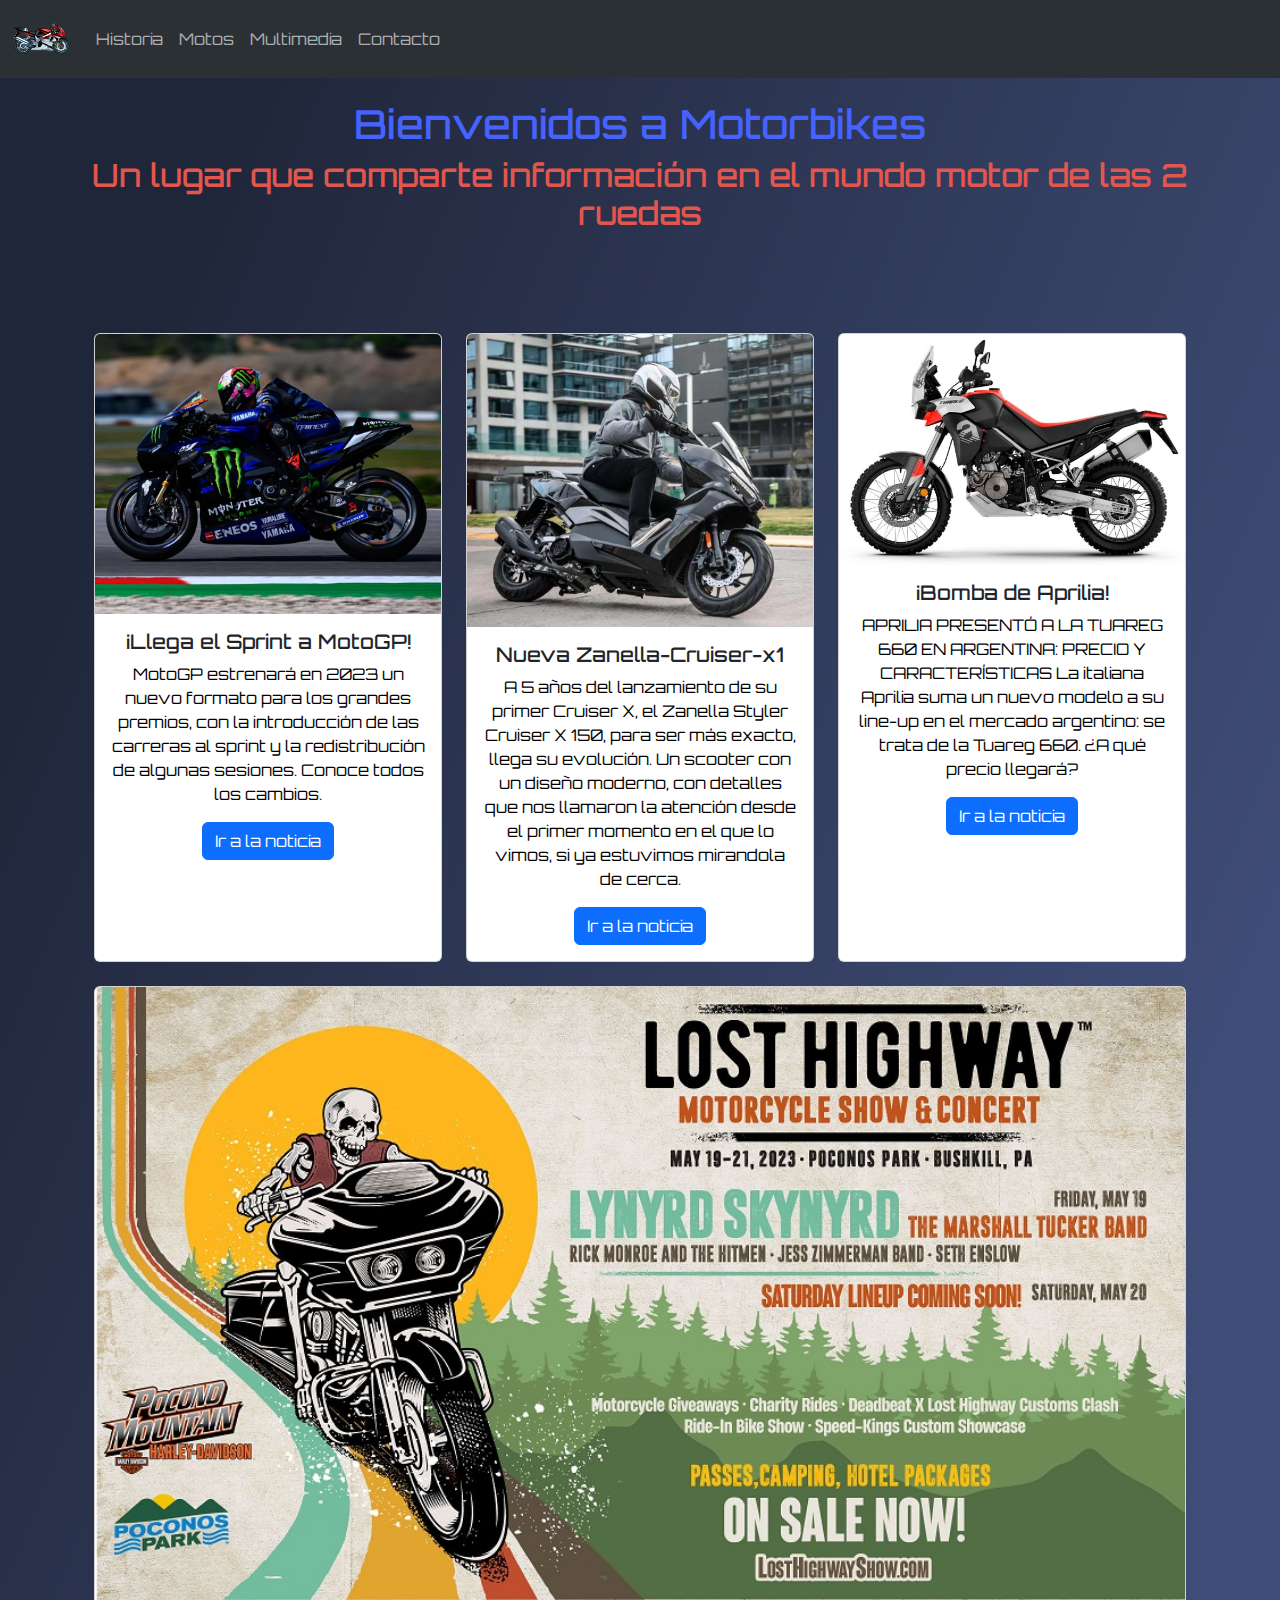
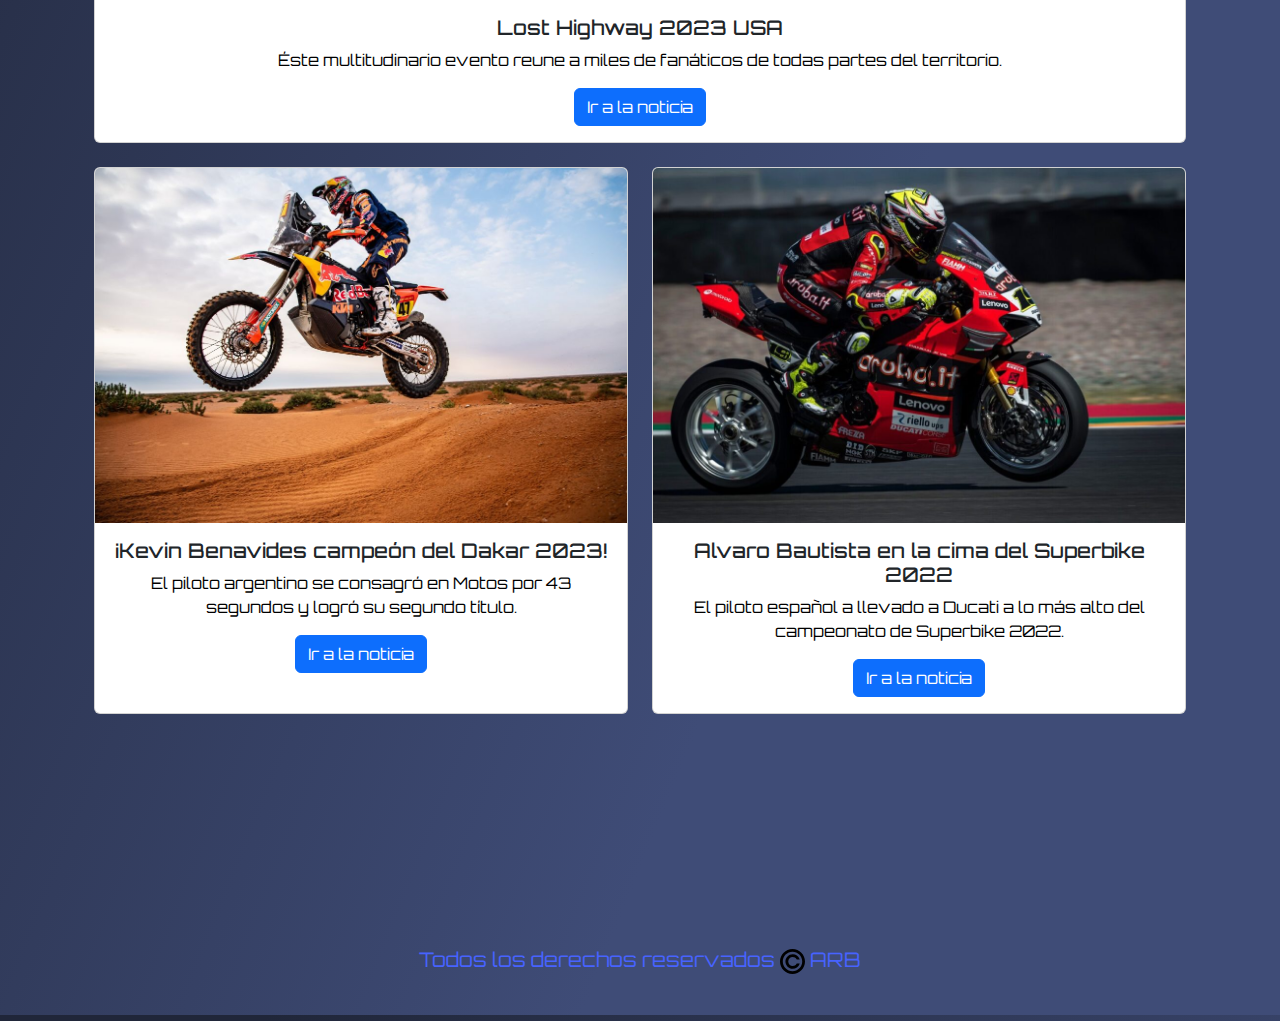
<file: index.html>
<!--Declaro doc html5-->
<!DOCTYPE html>
<html lang="en">

<!--meta links favicon css titulo del sitio-->

<head>
    <meta charset="UTF-8">
    <meta http-equiv="X-UA-Compatible" content="IE=edge">
    <meta name="viewport" content="width=device-width, initial-scale=1.0">
    <meta name="description" content="Informacion y mas sobre motos">
    <meta name="keywords" content="motos, salidas ruteras">
    <link rel="shortcut icon" href="./images/motoFavi.jpg" type="image/x-icon">
    <link href="https://unpkg.com/aos@2.3.1/dist/aos.css" rel="stylesheet">
    <link rel="stylesheet" href="./css/bootstrap.min.css">
    <link rel="stylesheet" href="./css/styles.css">
    <title>¡Motorbikes!</title>
</head>

<!--cuerpo principal aca va todo-->

<body class="container cuerpo">
    <nav class="navbar fixed-top navbar-expand-lg bg-body-tertiary bg-dark" data-bs-theme="dark">
        <div class="container-fluid">
            <a class="navbar-brand" href="#"><img src="./images/motorcycle-svgrepo-com.svg" alt="logo" width="60"
                    height="60"></a>
            <button class="navbar-toggler" type="button" data-bs-toggle="collapse" data-bs-target="#navbarNavAltMarkup"
                aria-controls="navbarNavAltMarkup" aria-expanded="false" aria-label="Toggle navigation">
                <span class="navbar-toggler-icon"></span>
            </button>
            <div class="collapse navbar-collapse" id="navbarNavAltMarkup">
                <div class="navbar-nav">
                    <a class="nav-link" aria-current="page" href="./pages/historia.html">Historia</a>
                    <a class="nav-link" href="./pages/motos.html">Motos</a>
                    <a class="nav-link" href="./pages/multimedia.html">Multimedia</a>
                    <a class="nav-link" href="./pages/contacto.html">Contacto</a>
                </div>
            </div>
        </div>
    </nav>

    <!--Contenedor titulos-->
    <div class="contenedorH1">
        <h1>Bienvenidos a Motorbikes</h1>
        <h2>Un lugar que comparte información en el mundo motor de las 2 ruedas</h2>
    </div>

    <!--Seccion noticias-->
    <section class="noticias">
        <div class="container">
            <div class="row g-4">
                <div class="col-md-4">
                    <div class="card h-100">
                        <img src="./images/motogp.jpg" class="card-img-top" alt="Noticia motogp">
                        <div class="card-body">
                            <h5 class="card-title">¡Llega el Sprint a MotoGP!</h5>
                            <p class="card-text">MotoGP estrenará en 2023 un nuevo formato para los grandes premios, con
                                la introducción de las carreras al sprint y la redistribución de algunas sesiones.
                                Conoce todos los cambios.</p>
                            <a href="https://es.motorsport.com/motogp/news/motogp-2023-formato-carrera-spint-fin-semana-gran-premio/10371850/"
                                target="_blank" class="btn btn-primary">Ir a la noticia</a>
                        </div>
                    </div>
                </div>
                <div class="col-md-4">
                    <div class="card h-100">
                        <img src="./images/cruiser.jpg" class="card-img-top" alt="Zanella Cruiser">
                        <div class="card-body">
                            <h5 class="card-title">Nueva Zanella-Cruiser-x1</h5>
                            <p class="card-text">A 5 años del lanzamiento de su primer Cruiser X, el Zanella Styler
                                Cruiser X 150, para ser más exacto, llega su evolución. Un scooter con un diseño
                                moderno, con detalles que nos llamaron la atención desde el primer momento en el que lo
                                vimos, si ya estuvimos mirandola de cerca.</p>
                            <a href="https://lamoto.com.ar/pruebas/zanella-cruiser-x1/" target="_blank"
                                class="btn btn-primary">Ir a la
                                noticia</a>
                        </div>
                    </div>
                </div>
                <div class="col-md-4">
                    <div class="card h-100">
                        <img src="./images/aprilia.jpg" class="card-img-top" alt="Moto Aprilia">
                        <div class="card-body">
                            <h5 class="card-title">¡Bomba de Aprilia!</h5>
                            <p class="card-text">APRILIA PRESENTÓ A LA TUAREG 660 EN ARGENTINA: PRECIO Y CARACTERÍSTICAS
                                La italiana Aprilia suma un nuevo modelo a su line-up en el mercado argentino: se trata
                                de la Tuareg 660. ¿A qué precio llegará?</p>
                            <a href="https://lamoto.com.ar/lanzamientos/aprilia-tuareg-660-argentina-precio/"
                                target="_blank" class="btn btn-primary">Ir a la noticia</a>
                        </div>
                    </div>
                </div>
                <div class="col-md-12 noticia">
                    <div class="card h-100">
                        <img src="./images/Lost-Highway2023.jpg" class="card-img-top"
                            alt="Evento Lost Lost Highway2023">
                        <div class="card-body">
                            <h5 class="card-title">Lost Highway 2023 USA</h5>
                            <p class="card-text">Éste multitudinario evento reune a miles de fanáticos de todas partes
                                del territorio.</p>
                            <a href="https://losthighwayshow.com/" target="_blank" class="btn btn-primary">Ir a la
                                noticia</a>
                        </div>
                    </div>
                </div>
                <div class="col-md-6 noticia">
                    <div class="card h-100">
                        <img src="./images/kevinDakar.jpg" class="card-img-top"
                            alt="Kevin Benavides campeon Dakar 2023">
                        <div class="card-body">
                            <h5 class="card-title">¡Kevin Benavides campeón del Dakar 2023!</h5>
                            <p class="card-text">El piloto argentino se consagró en Motos por 43 segundos y logró su
                                segundo título.</p>
                            <a href="https://www.ole.com.ar/autos/kevin-benavides-gano-el-dakar-2023_0_Kf8WmVI7mD.html"
                                target="_blank" class="btn btn-primary">Ir a la
                                noticia</a>
                        </div>
                    </div>
                </div>
                <div class="col-md-6 noticia">
                    <div class="card h-100">
                        <img src="./images/baitistaSuperBike.jpg" class="card-img-top"
                            alt="Alvaro Bautista campeon del Superbike 2022">
                        <div class="card-body">
                            <h5 class="card-title">Alvaro Bautista en la cima del Superbike 2022</h5>
                            <p class="card-text">El piloto español a llevado a Ducati a lo más alto del campeonato de
                                Superbike 2022.</p>
                            <a href="https://www.worldsbk.com/es/piloto/Alvaro+Bautista/3514" target="_blank"
                                class="btn btn-primary">Ir a la
                                noticia</a>
                        </div>
                    </div>
                </div>
            </div>
        </div>
    </section>

    <!--Footer-->
    <footer class="footer">
        <div class="container">
            <div class="row gy-4">
                <div class="col-lg-4 col-md-12">
                    <div data-aos="fade-up">
                        <div class="direccion">
                            <h4>Informacion de contacto</h4>
                            <p>Direccion: Avenida 13 Nª 8903 La Plata</p>
                            <p class="mail">eMail: motorbikes@motors.com</p>
                        </div>
                    </div>
                </div>
                <div class="col-lg-4 col-md-12">
                    <div data-aos="flip-left">
                        <div class="redes">
                            <h4>Seguinos</h4>
                            <a href="https://twitter.com/MotorbikeMag" target="_blank" rel="noopener noreferrer"><img
                                    width="50" src="./images/twitter.svg" alt="Logo de Twitter"></a>
                            <a href="https://www.facebook.com/MotorbikesTV" target="_blank"
                                rel="noopener noreferrer"><img width="50" src="./images/facebook.svg"
                                    alt="Logo de Facebook"></a>
                            <a href="https://www.instagram.com/motorbikemag/?hl=es" target="_blank"
                                rel="noopener noreferrer"><img width="50" src="./images/instagram.svg"
                                    alt="Logo de Instagram"></a>
                        </div>
                    </div>
                </div>
                <div class="col-lg-4 col-md-12">
                    <div data-aos="fade-up">
                        <div class="suscripcion">
                            <h4>Suscribite</h4>
                            <p>Ingresa tu email:</p>
                            <div class="col-md-12 campoInput">
                                <input type="email" class="form-control" id="inputEmail4">
                            </div>
                            <button type="button" class="btn btn-outline-primary">Enviar</button>
                        </div>
                    </div>
                </div>
                <div class="col-md-12 text-center">
                    <p>Todos los derechos reservados <img width="25" src="./images/copyright.svg" alt="Logo copyright">
                        ARB</p>
                </div>
            </div>
        </div>
    </footer>

    <!--Scripts bootstrap y aos -->
    <script src="./scripts/bootstrap.bundle.min.js"></script>
    <script src="https://unpkg.com/aos@2.3.1/dist/aos.js"></script>
    <script>
        AOS.init();
    </script>

</body>

</html>
</file>
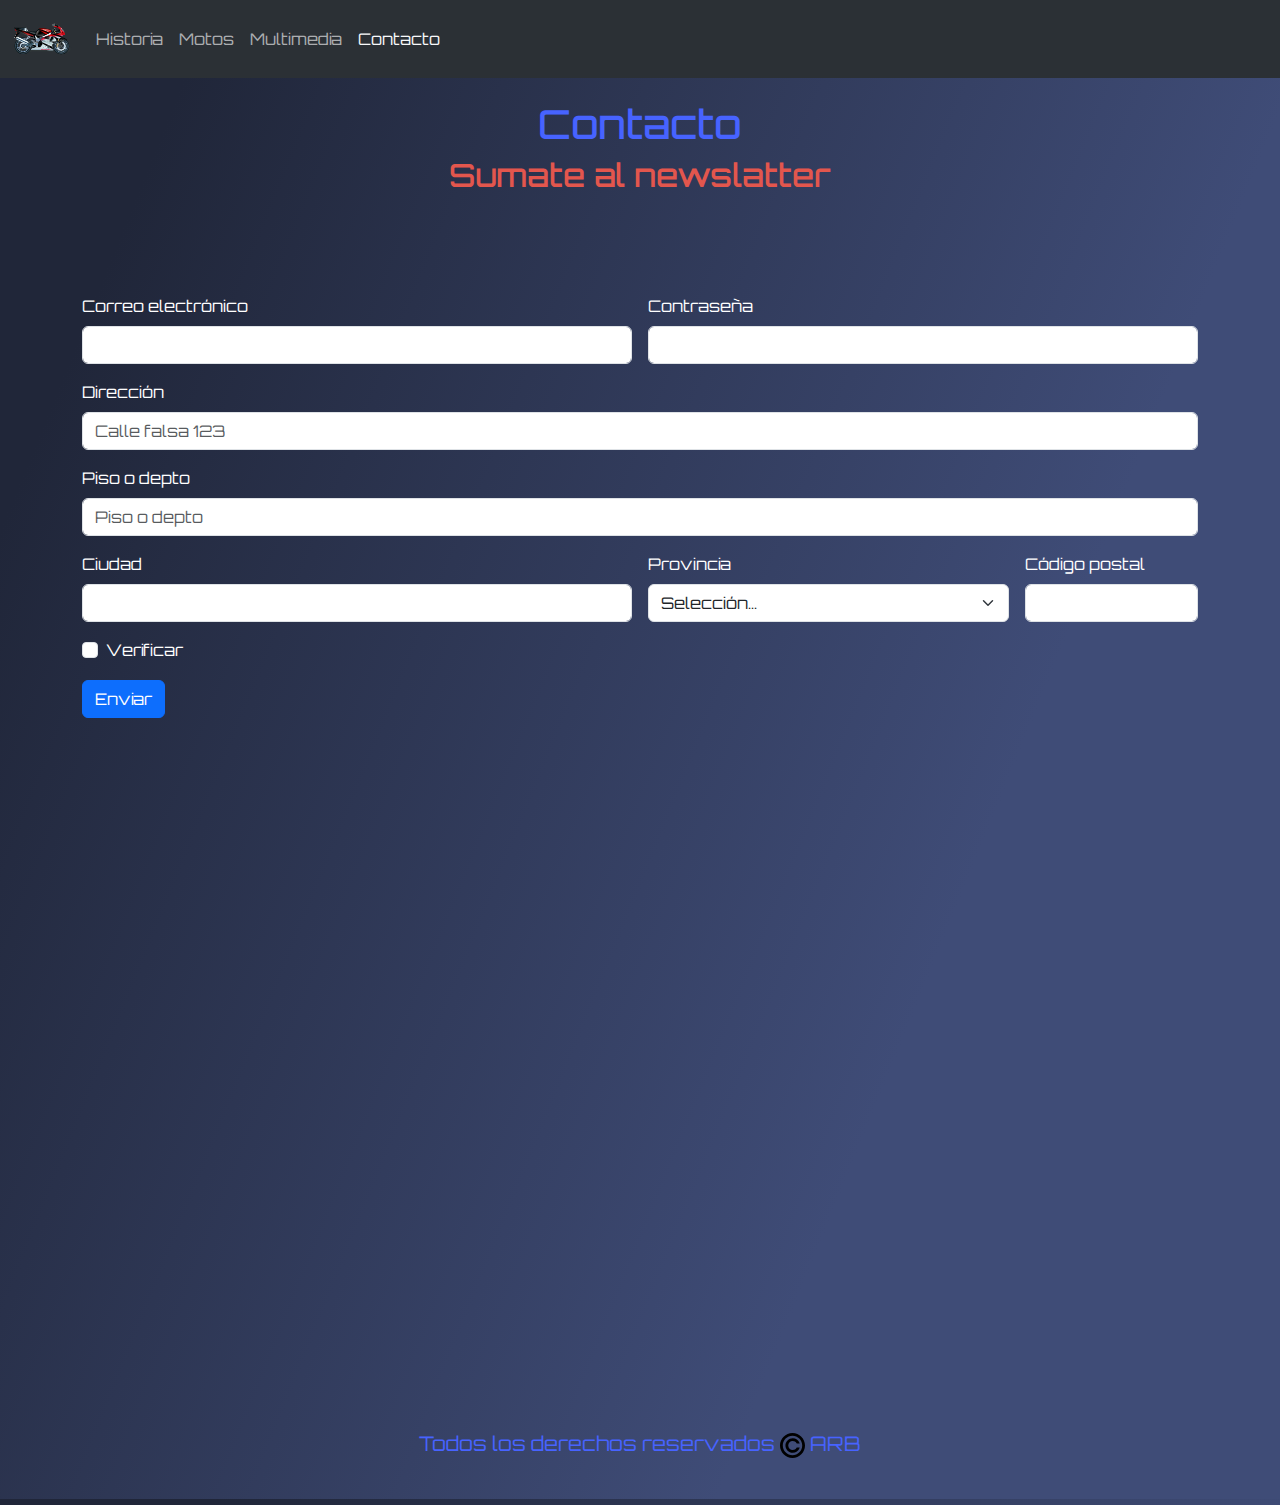
<file: pages/contacto.html>
<!--Declaro doc html5-->
<!DOCTYPE html>
<html lang="en">

<!--meta links favicon css titulo del sitio-->

<head>
  <meta charset="UTF-8">
  <meta http-equiv="X-UA-Compatible" content="IE=edge">
  <meta name="viewport" content="width=device-width, initial-scale=1.0">
  <link rel="shortcut icon" href="../images/motoFavi.jpg" type="image/x-icon">
  <link href="https://unpkg.com/aos@2.3.1/dist/aos.css" rel="stylesheet">
  <link rel="stylesheet" href="../css/bootstrap.min.css">
  <link rel="stylesheet" href="../css/styles.css">
  <title>¡Motorbikes!</title>
</head>

<!--cuerpo principal de pagina Contacto -->

<body class="container cuerpoContacto">
  <nav class="navbar fixed-top navbar-expand-lg bg-body-tertiary bg-dark" data-bs-theme="dark">
    <div class="container-fluid">
      <a class="navbar-brand" href="../index.html"><img src="../images/motorcycle-svgrepo-com.svg" alt="logo" width="60"
          height="60"></a>
      <button class="navbar-toggler" type="button" data-bs-toggle="collapse" data-bs-target="#navbarNavAltMarkup"
        aria-controls="navbarNavAltMarkup" aria-expanded="false" aria-label="Toggle navigation">
        <span class="navbar-toggler-icon"></span>
      </button>
      <div class="collapse navbar-collapse" id="navbarNavAltMarkup">
        <div class="navbar-nav">
          <a class="nav-link" href="../pages/historia.html">Historia</a>
          <a class="nav-link" href="../pages/motos.html">Motos</a>
          <a class="nav-link" href="../pages/multimedia.html">Multimedia</a>
          <a class="nav-link active" aria-current="page" href="#">Contacto</a>
        </div>
      </div>
    </div>
  </nav>

  <!--Contenedor Titulos-->
  <div class="contenedorH1">
    <h1>Contacto</h1>
    <h2>Sumate al newslatter</h2>
  </div>

  <!--Contenedor Formulario-->
  <form id="formulario" class="row g-3">
    <div class="col-md-6">
      <label for="inputEmail4" class="form-label">Correo electrónico</label>
      <input type="email" class="form-control" id="inputEmail4">
    </div>
    <div class="col-md-6">
      <label for="inputPassword4" class="form-label">Contraseña</label>
      <input type="password" class="form-control" id="inputPassword4">
    </div>
    <div class="col-12">
      <label for="inputAddress" class="form-label">Dirección</label>
      <input type="text" class="form-control" id="inputAddress" placeholder="Calle falsa 123">
    </div>
    <div class="col-12">
      <label for="inputAddress2" class="form-label">Piso o depto</label>
      <input type="text" class="form-control" id="inputAddress2" placeholder="Piso o depto">
    </div>
    <div class="col-md-6">
      <label for="inputCity" class="form-label">Ciudad</label>
      <input type="text" class="form-control" id="Ciudad">
    </div>
    <div class="col-md-4">
      <label for="inputState" class="form-label">Provincia</label>
      <select id="inputState" class="form-select">
        <option selected>Selección...</option>
        <option>Buenos Aires</option>
        <option>Misiones</option>
        <option>Entre Rios</option>
        <option>Córdoba</option>
      </select>
    </div>
    <div class="col-md-2">
      <label for="inputZip" class="form-label">Código postal</label>
      <input type="text" class="form-control" id="inputZip">
    </div>
    <div class="col-12">
      <div class="form-check">
        <input class="form-check-input" type="checkbox" id="gridCheck">
        <label class="form-check-label" for="gridCheck">
          Verificar
        </label>
      </div>
    </div>
    <div class="col-12">
      <button type="submit" class="btn btn-primary">Enviar</button>
    </div>
  </form>

  <!--Contenedor Mapa-->
  <div class="mapa">
    <div class="container">
      <div class="row">
        <iframe
          src="https://www.google.com/maps/embed?pb=!1m14!1m12!1m3!1d22006.909060928116!2d-57.95461338747959!3d-34.92284332078868!2m3!1f0!2f0!3f0!3m2!1i1024!2i768!4f13.1!5e0!3m2!1ses!2sar!4v1678194452359!5m2!1ses!2sar"
          width="600" height="450" style="border:0;" allowfullscreen="" loading="lazy"
          referrerpolicy="no-referrer-when-downgrade"></iframe>
      </div>
    </div>
  </div>

  
  <!--Footer-->
  <footer class="footer">
    <div class="container">
      <div class="row gy-4">
        <div class="col-lg-4 col-md-12">
          <div data-aos="fade-up">
            <div class="direccion">
              <h4>Informacion de contacto</h4>
              <p>Direccion: Avenida 13 Nª 8903 La Plata</p>
              <p class="mail">eMail: motorbikes@motors.com</p>
            </div>
          </div>
        </div>
        <div class="col-lg-4 col-md-12">
          <div data-aos="flip-left">
            <div class="redes">
              <h4>Seguinos</h4>
              <a href="https://twitter.com/MotorbikeMag" target="_blank" rel="noopener noreferrer"><img width="50"
                  src="../images/twitter.svg" alt="Logo de Twitter"></a>
              <a href="https://www.facebook.com/MotorbikesTV" target="_blank" rel="noopener noreferrer"><img width="50"
                  src="../images/facebook.svg" alt="Logo de Facebook"></a>
              <a href="https://www.instagram.com/motorbikemag/?hl=es" target="_blank" rel="noopener noreferrer"><img
                  width="50" src="../images/instagram.svg" alt="Logo de Instagram"></a>
            </div>
          </div>
        </div>
        <div class="col-lg-4 col-md-12">
          <div data-aos="fade-up">
            <div class="suscripcion">
              <h4>Suscribite</h4>
              <p>Ingresa tu email:</p>
              <div class="col-md-12 campoInput">
                <input type="email" class="form-control" id="inputEmail4">
              </div>
              <button type="button" class="btn btn-outline-primary">Enviar</button>
            </div>
          </div>
        </div>
        <div class="col-md-12 text-center">
          <p>Todos los derechos reservados <img width="25" src="../images/copyright.svg" alt="Logo copyright">
            ARB</p>
        </div>
      </div>
    </div>
  </footer>

  <!--Scripts bootstrap y aos -->
  <script src="../scripts/bootstrap.bundle.min.js"></script>
  <script src="https://unpkg.com/aos@2.3.1/dist/aos.js"></script>
  <script>AOS.init();</script>

</body>

</html>
</file>
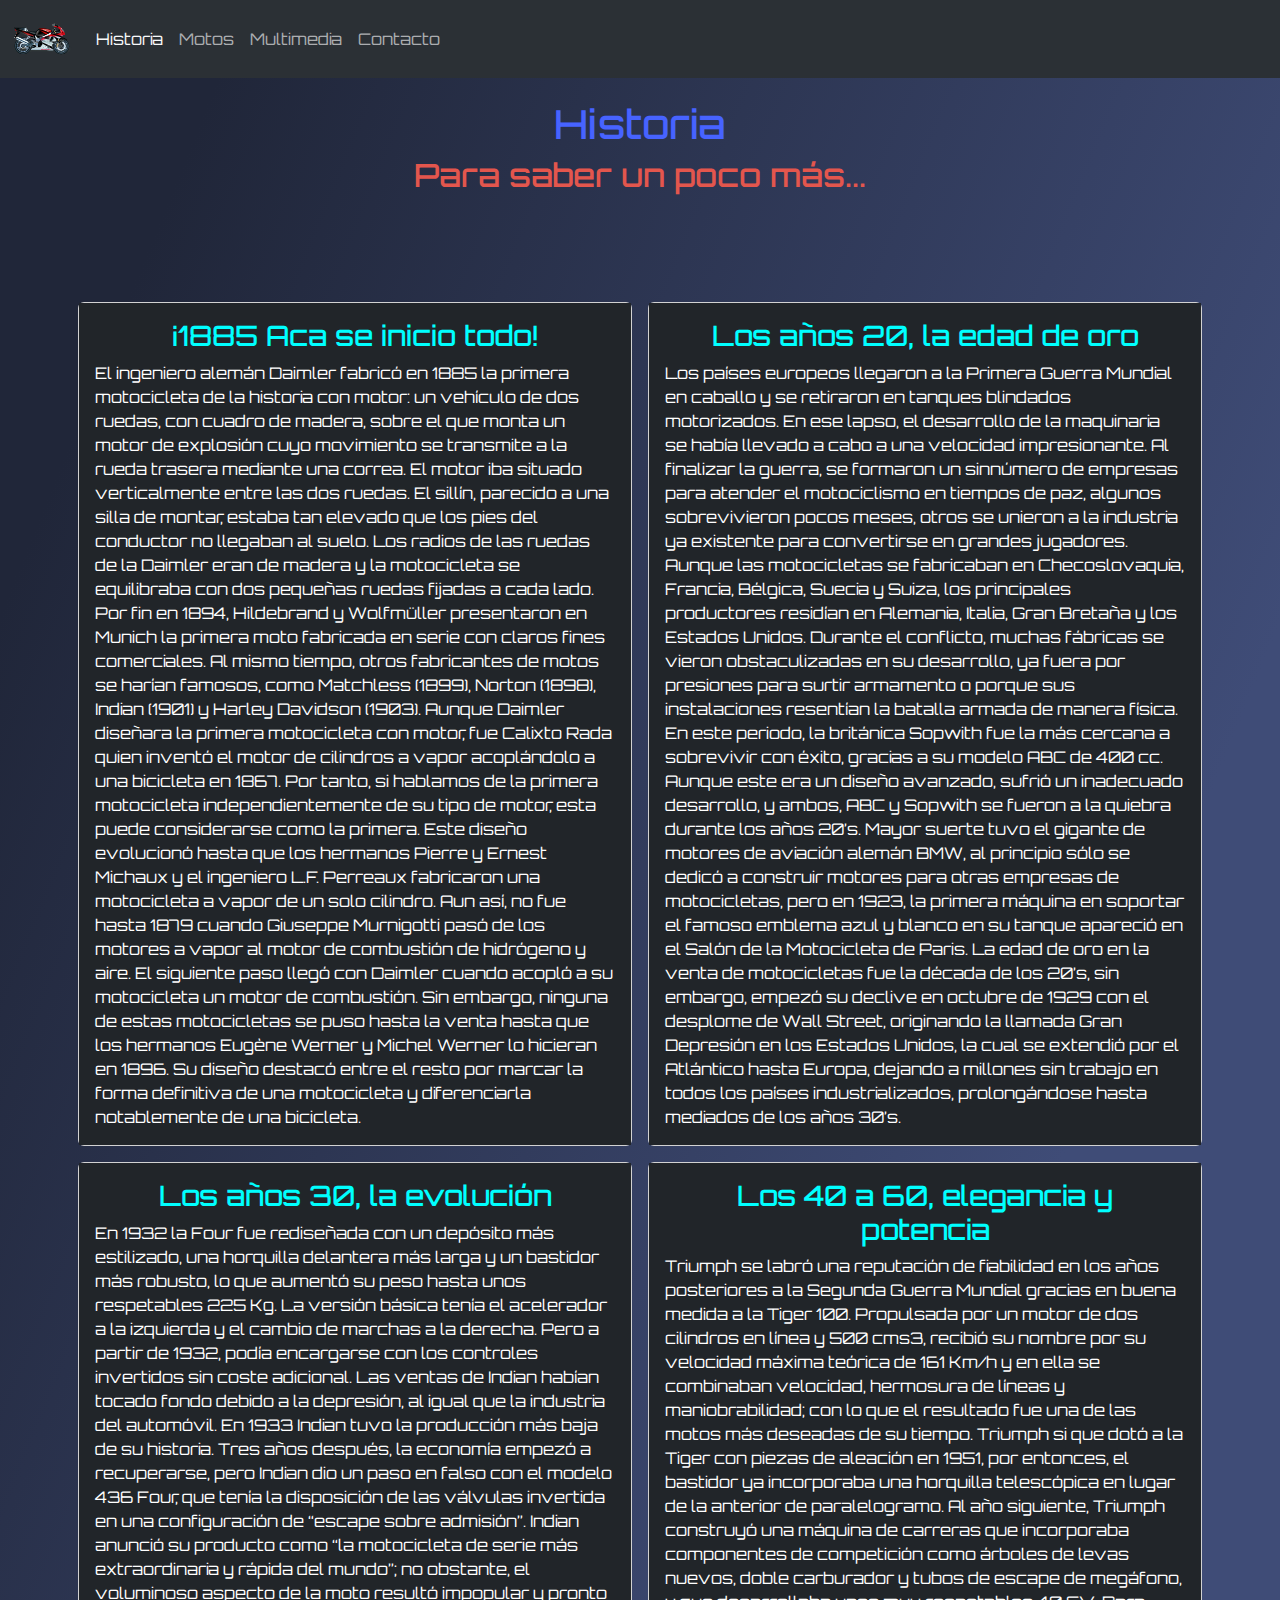
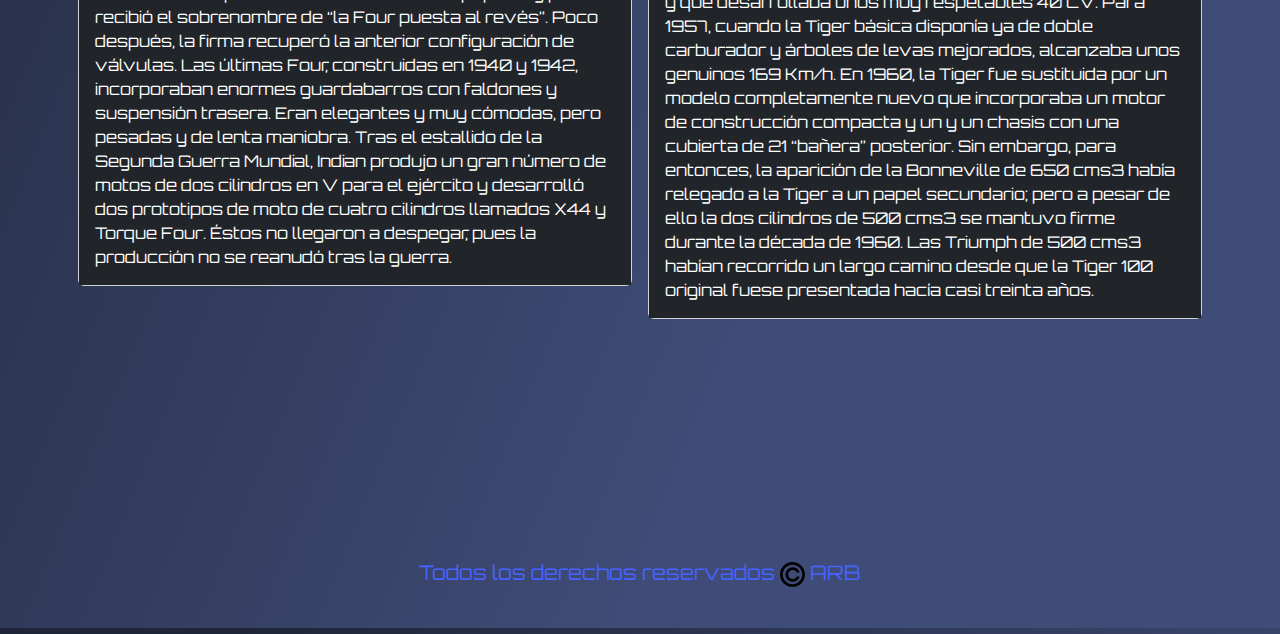
<file: pages/historia.html>
<!--Declaro doc html5-->
<!DOCTYPE html>
<html lang="en">

<!--meta links favicon css titulo del sitio-->

<head>
  <meta charset="UTF-8">
  <meta http-equiv="X-UA-Compatible" content="IE=edge">
  <meta name="viewport" content="width=device-width, initial-scale=1.0">
  <link rel="shortcut icon" href="../images/motoFavi.jpg" type="image/x-icon">
  <link href="https://unpkg.com/aos@2.3.1/dist/aos.css" rel="stylesheet">
  <link rel="stylesheet" href="../css/bootstrap.min.css">
  <link rel="stylesheet" href="../css/styles.css">
  <title>¡Motorbikes!</title>
</head>
<!--cuerpo principal de pagina Historia -->

<body class="cuerpoHistoria">
  <nav class="navbar fixed-top navbar-expand-lg bg-body-tertiary bg-dark" data-bs-theme="dark">
    <div class="container-fluid">
      <a class="navbar-brand" href="../index.html"><img src="../images/motorcycle-svgrepo-com.svg" alt="logo" width="60"
          height="60"></a>
      <button class="navbar-toggler" type="button" data-bs-toggle="collapse" data-bs-target="#navbarNavAltMarkup"
        aria-controls="navbarNavAltMarkup" aria-expanded="false" aria-label="Toggle navigation">
        <span class="navbar-toggler-icon"></span>
      </button>
      <div class="collapse navbar-collapse" id="navbarNavAltMarkup">
        <div class="navbar-nav">
          <a class="nav-link active" aria-current="page" href="#">Historia</a>
          <a class="nav-link" href="../pages/motos.html">Motos</a>
          <a class="nav-link" href="../pages/multimedia.html">Multimedia</a>
          <a class="nav-link" href="../pages/contacto.html">Contacto</a>
        </div>
      </div>
    </div>
  </nav>

  <!--Contenedor Titulos-->
  <div class="contenedorH1">
    <h1>Historia</h1>
    <h2>Para saber un poco más...</h2>
  </div>

  <!--Seccion Historia-->
  <section class="seccionHistoria">
    <div class="container">
      <div class="row">

        <div class="col-lg-6 col-md-12">
          <div class="card">
            <div class="card-body">
              <h3 class="container text-center h3CardHistoria">¡1885 Aca se inicio todo!</h3>
              El ingeniero alemán Daimler fabricó en 1885 la primera motocicleta de la historia con motor: un vehículo
              de
              dos ruedas, con cuadro de madera, sobre el que monta un motor de explosión cuyo movimiento se transmite a
              la
              rueda trasera mediante una correa. El motor iba situado verticalmente entre las dos ruedas. El sillín,
              parecido a una silla de montar, estaba tan elevado que los pies del conductor no llegaban al suelo. Los
              radios de las ruedas de la Daimler eran de madera y la motocicleta se equilibraba con dos pequeñas ruedas
              fijadas a cada lado. Por fin en 1894, Hildebrand y Wolfmüller presentaron en Munich la primera moto
              fabricada en serie con claros fines comerciales. Al mismo tiempo, otros fabricantes de motos se harían
              famosos, como Matchless (1899), Norton (1898), Indian (1901) y Harley Davidson (1903).
              Aunque Daimler diseñara la primera motocicleta con motor, fue Calixto Rada quien inventó el motor de
              cilindros a vapor acoplándolo a una bicicleta en 1867. Por tanto, si hablamos de la primera motocicleta
              independientemente de su tipo de motor, esta puede considerarse como la primera. Este diseño evolucionó
              hasta que los hermanos Pierre y Ernest Michaux y el ingeniero L.F. Perreaux fabricaron una motocicleta a
              vapor de un solo cilindro. Aun así, no fue hasta 1879 cuando Giuseppe Murnigotti pasó de los motores a
              vapor al motor de combustión de hidrógeno y aire. El siguiente paso llegó con Daimler cuando acopló a su
              motocicleta un motor de combustión. Sin embargo, ninguna de estas motocicletas se puso hasta la venta
              hasta que los hermanos Eugène Werner y Michel Werner lo hicieran en 1896. Su diseño destacó entre el resto
              por marcar la forma definitiva de una motocicleta y diferenciarla notablemente de una bicicleta.
            </div>
          </div>
        </div>
        <div class="col-lg-6 col-md-12">
          <div class="card">
            <div class="card-body">
              <h3 class="container text-center h3CardHistoria">Los años 20, la edad de oro</h3>
              Los países europeos llegaron a la Primera Guerra Mundial en caballo y se retiraron en tanques blindados
              motorizados. En ese lapso, el desarrollo de la maquinaria se había llevado a cabo a una velocidad
              impresionante.
              Al finalizar la guerra, se formaron un sinnúmero de empresas para atender el motociclismo en tiempos de
              paz,
              algunos sobrevivieron pocos meses, otros se unieron a la industria ya existente para convertirse en
              grandes
              jugadores. Aunque las motocicletas se fabricaban en Checoslovaquia, Francia, Bélgica, Suecia y Suiza, los
              principales productores residían en Alemania, Italia, Gran Bretaña y los Estados Unidos.
              Durante el conflicto, muchas fábricas se vieron obstaculizadas en su desarrollo, ya fuera por presiones
              para
              surtir armamento o porque sus instalaciones resentían la batalla armada de manera física. En este periodo,
              la británica Sopwith fue la más cercana a sobrevivir con éxito, gracias a su modelo ABC de 400 cc. Aunque
              este era un diseño avanzado, sufrió un inadecuado desarrollo, y ambos, ABC y Sopwith se fueron a la
              quiebra
              durante los años 20’s.
              Mayor suerte tuvo el gigante de motores de aviación alemán BMW, al principio sólo se dedicó a construir
              motores para otras empresas de motocicletas, pero en 1923, la primera máquina en soportar el famoso
              emblema
              azul y blanco en su tanque apareció en el Salón de la Motocicleta de Paris.
              La edad de oro en la venta de motocicletas fue la década de los 20’s, sin embargo, empezó su declive en
              octubre de 1929 con el desplome de Wall Street, originando la llamada Gran Depresión en los Estados
              Unidos,
              la cual se extendió por el Atlántico hasta Europa, dejando a millones sin trabajo en todos los países
              industrializados, prolongándose hasta mediados de los años 30’s.
            </div>
          </div>
        </div>
        <div class="col-lg-6 col-md-12">
          <div class="card">
            <div class="card-body">
              <h3 class="container text-center h3CardHistoria">Los años 30, la evolución</h3>
              En 1932 la Four fue rediseñada con un depósito más estilizado, una horquilla delantera más larga y un
              bastidor más robusto, lo que aumentó su peso hasta unos respetables 225 Kg.
              La versión básica tenía el acelerador a la izquierda y el cambio de marchas a la derecha.
              Pero a partir de 1932, podía encargarse con los controles invertidos sin coste adicional.
              Las ventas de Indian habían tocado fondo debido a la depresión, al igual que la industria del automóvil.
              En 1933 Indian tuvo la producción más baja de su historia.
              Tres años después, la economía empezó a recuperarse, pero Indian dio un paso en falso con el modelo 436
              Four, que tenía la disposición de las válvulas invertida en una configuración de “escape sobre admisión”.
              Indian anunció su producto como “la motocicleta de serie más extraordinaria y rápida del mundo”; no
              obstante, el voluminoso aspecto de la moto resultó impopular y pronto recibió el sobrenombre de “la Four
              puesta al revés”.
              Poco después, la firma recuperó la anterior configuración de válvulas.
              Las últimas Four, construidas en 1940 y 1942, incorporaban enormes guardabarros con faldones y suspensión
              trasera.
              Eran elegantes y muy cómodas, pero pesadas y de lenta maniobra.
              Tras el estallido de la Segunda Guerra Mundial, Indian produjo un gran número de motos de dos cilindros en
              V
              para el ejército y desarrolló dos prototipos de moto de cuatro cilindros llamados X44 y Torque Four.
              Éstos no llegaron a despegar, pues la producción no se reanudó tras la guerra.
            </div>
          </div>
        </div>
        <div class="col-lg-6 col-md-12">
          <div class="card">
            <div class="card-body">
              <h3 class="container text-center h3CardHistoria">Los 40 a 60, elegancia y potencia</h3>
              Triumph se labró una reputación de fiabilidad en los años posteriores a la Segunda Guerra Mundial gracias
              en buena medida a la Tiger 100.
              Propulsada por un motor de dos cilindros en línea y 500 cms3, recibió su nombre por su velocidad máxima
              teórica de 161 Km/h y en ella se combinaban velocidad, hermosura de líneas y maniobrabilidad; con lo que
              el resultado fue una de las motos más deseadas de su tiempo.
              Triumph si que dotó a la Tiger con piezas de aleación en 1951, por entonces, el bastidor ya incorporaba
              una horquilla telescópica en lugar de la anterior de paralelogramo.
              Al año siguiente, Triumph construyó una máquina de carreras que incorporaba componentes de competición
              como árboles de levas nuevos, doble carburador y tubos de escape de megáfono, y que desarrollaba unos muy
              respetables 40 CV.
              Para 1957, cuando la Tiger básica disponía ya de doble carburador y árboles de levas mejorados, alcanzaba
              unos genuinos 169 Km/h.
              En 1960, la Tiger fue sustituida por un modelo completamente nuevo que incorporaba un motor de
              construcción compacta y un y un chasis con una cubierta de 21 “bañera” posterior.
              Sin embargo, para entonces, la aparición de la Bonneville de 650 cms3 había relegado a la Tiger a un papel
              secundario; pero a pesar de ello la dos cilindros de 500 cms3 se mantuvo firme durante la década de 1960.
              Las Triumph de 500 cms3 habían recorrido un largo camino desde que la Tiger 100 original fuese presentada
              hacía casi treinta años.
            </div>
          </div>
        </div>
      </div>
    </div>

  </section>

  <!--Footer-->
  <footer class="footer">
    <div class="container">
      <div class="row gy-4">
        <div class="col-lg-4 col-md-12">
          <div data-aos="fade-up">
            <div class="direccion">
              <h4>Informacion de contacto</h4>
              <p>Direccion: Avenida 13 Nª 8903 La Plata</p>
              <p class="mail">eMail: motorbikes@motors.com</p>
            </div>
          </div>
        </div>
        <div class="col-lg-4 col-md-12">
          <div data-aos="flip-left">
            <div class="redes">
              <h4>Seguinos</h4>
              <a href="https://twitter.com/MotorbikeMag" target="_blank" rel="noopener noreferrer"><img width="50"
                  src="../images/twitter.svg" alt="Logo de Twitter"></a>
              <a href="https://www.facebook.com/MotorbikesTV" target="_blank" rel="noopener noreferrer"><img width="50"
                  src="../images/facebook.svg" alt="Logo de Facebook"></a>
              <a href="https://www.instagram.com/motorbikemag/?hl=es" target="_blank" rel="noopener noreferrer"><img
                  width="50" src="../images/instagram.svg" alt="Logo de Instagram"></a>
            </div>
          </div>
        </div>
        <div class="col-lg-4 col-md-12">
          <div data-aos="fade-up">
            <div class="suscripcion">
              <h4>Suscribite</h4>
              <p>Ingresa tu email:</p>
              <div class="col-md-12 campoInput">
                <input type="email" class="form-control" id="inputEmail4">
              </div>
              <button type="button" class="btn btn-outline-primary">Enviar</button>
            </div>
          </div>
        </div>
        <div class="col-md-12 text-center">
          <p>Todos los derechos reservados <img width="25" src="../images/copyright.svg" alt="Logo copyright">
            ARB</p>
        </div>
      </div>
    </div>
  </footer>

  <!--Scripts bootstrap y aos -->
  <script src="../scripts/bootstrap.bundle.min.js"></script>
  <script src="https://unpkg.com/aos@2.3.1/dist/aos.js"></script>
  <script>AOS.init();</script>

</body>

</html>
</file>
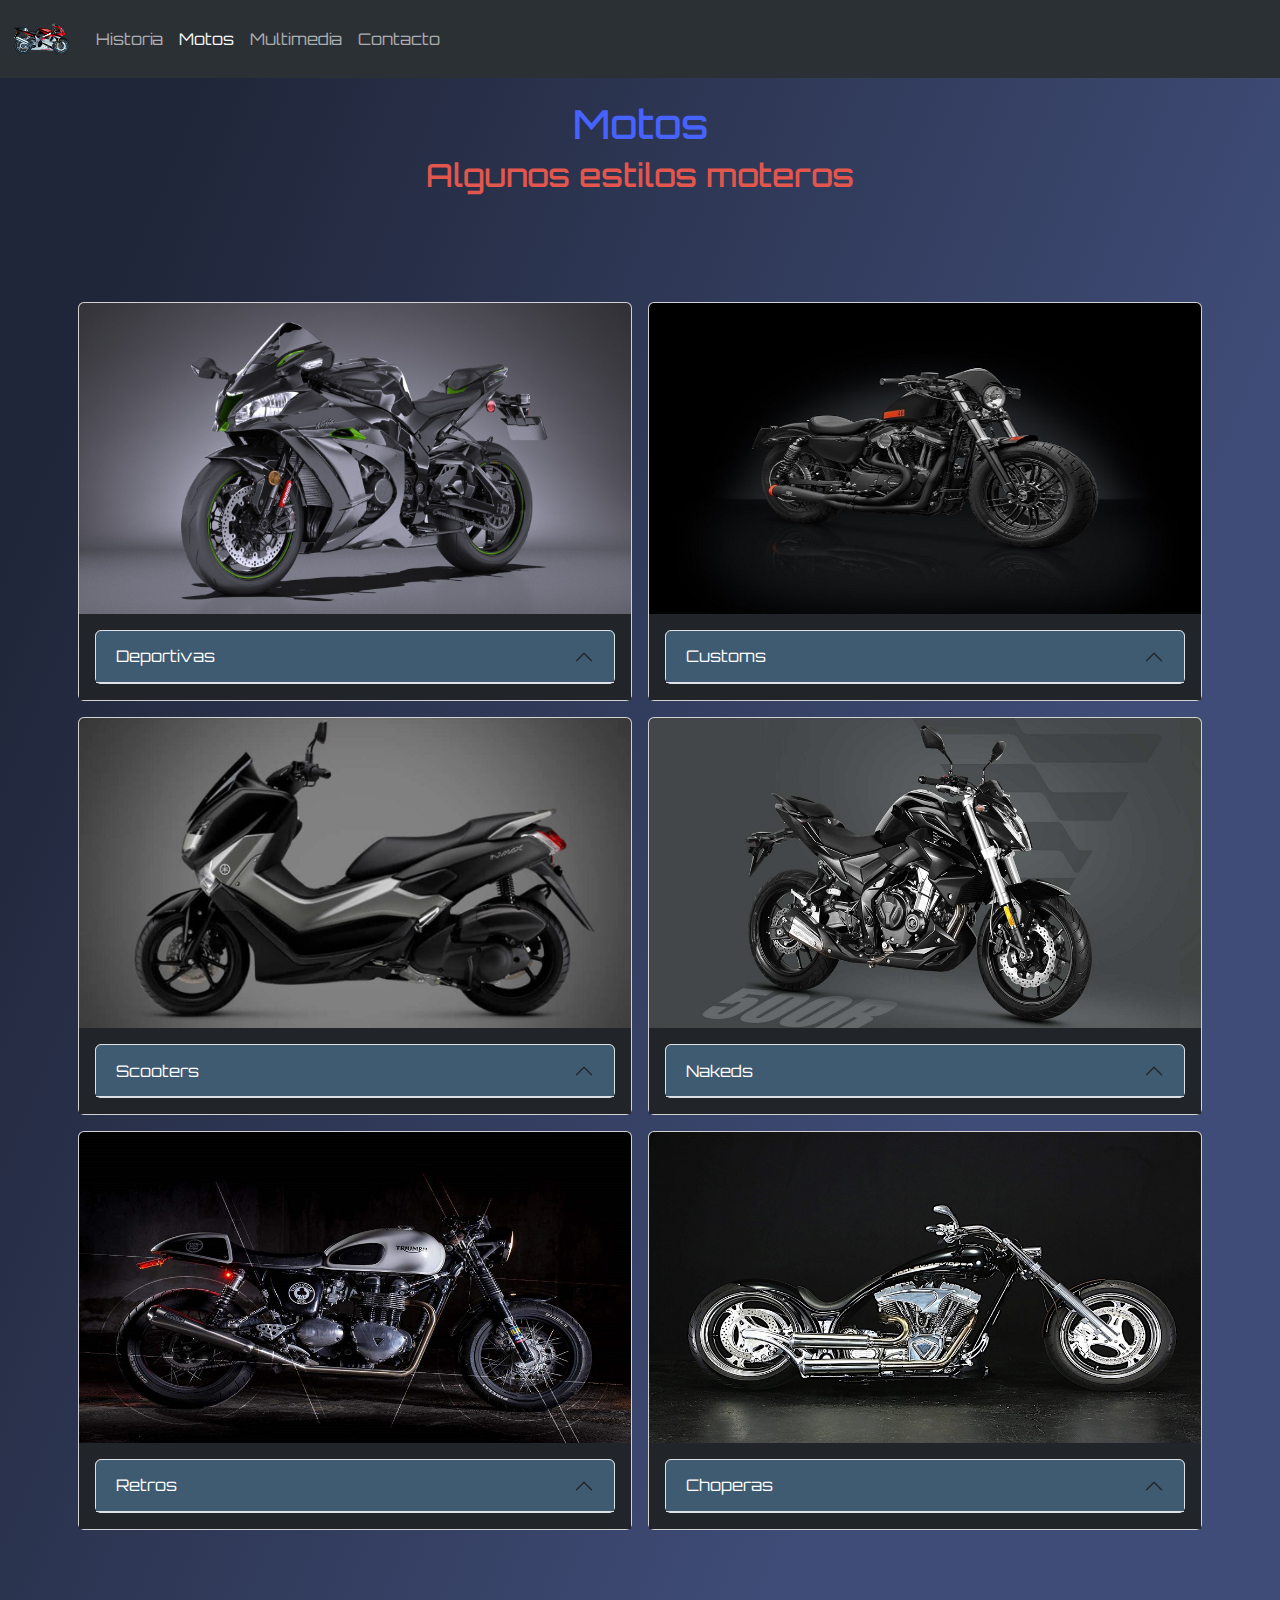
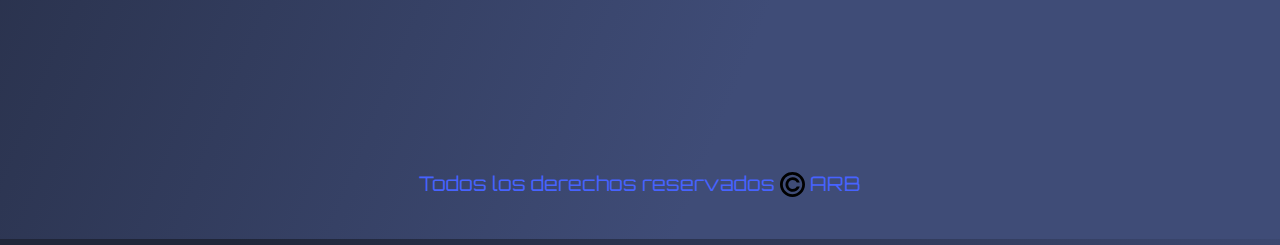
<file: pages/motos.html>
<!--Declaro doc html5-->
<!DOCTYPE html>
<html lang="en">

<!--meta links favicon css titulo del sitio-->

<head>
    <meta charset="UTF-8">
    <meta http-equiv="X-UA-Compatible" content="IE=edge">
    <meta name="viewport" content="width=device-width, initial-scale=1.0">
    <link rel="shortcut icon" href="../images/motoFavi.jpg" type="image/x-icon">
    <link href="https://unpkg.com/aos@2.3.1/dist/aos.css" rel="stylesheet">
    <link rel="stylesheet" href="../css/bootstrap.min.css">
    <link rel="stylesheet" href="../css/styles.css">
    <title>¡Motorbikes!</title>
</head>

<!--cuerpo principal de pagina Motos -->

<body class="cuerpoMotos">
    <nav class="navbar fixed-top navbar-expand-lg bg-body-tertiary bg-dark" data-bs-theme="dark">
        <div class="container-fluid">
            <a class="navbar-brand" href="../index.html"><img src="../images/motorcycle-svgrepo-com.svg" alt="logo"
                    width="60" height="60"></a>
            <button class="navbar-toggler" type="button" data-bs-toggle="collapse" data-bs-target="#navbarNavAltMarkup"
                aria-controls="navbarNavAltMarkup" aria-expanded="false" aria-label="Toggle navigation">
                <span class="navbar-toggler-icon"></span>
            </button>
            <div class="collapse navbar-collapse" id="navbarNavAltMarkup">
                <div class="navbar-nav">
                    <a class="nav-link" href="../pages/historia.html">Historia</a>
                    <a class="nav-link active" aria-current="page" href="#">Motos</a>
                    <a class="nav-link" href="../pages/multimedia.html">Multimedia</a>
                    <a class="nav-link" href="../pages/contacto.html">Contacto</a>
                </div>
            </div>
        </div>
    </nav>

    <!--Contenedor Titulos-->
    <div class="contenedorH1">
        <h1>Motos</h1>
        <h2>Algunos estilos moteros</h2>
    </div>

    <!--Seccion Motos-->
    <section class="contenedorMotos">
        <div class="container">
            <div class="row">
                <div class="col-lg-6 col-md-12">
                    <div class="card">
                        <img src="../images/kawaZ10.jpg" class="card-img-top img-fluid" alt="kawaZ10">
                        <div class="card-body">

                            <div class="accordion" id="accordionExample">
                                <div class="accordion-item">
                                    <h2 class="accordion-header">
                                        <button class="accordion-button" type="button" data-bs-toggle="collapse"
                                            data-bs-target="#collapseOne" aria-expanded="false"
                                            aria-controls="collapseOne">
                                            Deportivas
                                        </button>
                                    </h2>
                                    <div id="collapseOne" class="accordion-collapse collapse"
                                        data-bs-parent="#accordionExample">
                                        <div class="accordion-body">
                                            <strong>A simple vista ya podemos notar que son las motos más rápidas. Por su carenado aerodinámico y características en el motor que las hacen especiales para la velocidad. Requieren de un piloto experimentado, sobre todo al momento de aplicar los frenos.</strong>
                                        </div>
                                    </div>
                                </div>
                            </div>
                        </div>
                    </div>
                </div>
                <div class="col-lg-6 col-md-12">
                    <div class="card">
                        <img src="../images/customs.jpg" class="card-img-top img-fluid" alt="customs">
                        <div class="card-body">
                            <div class="accordion" id="accordionExample">
                                <div class="accordion-item">
                                    <h2 class="accordion-header">
                                        <button class="accordion-button" type="button" data-bs-toggle="collapse"
                                            data-bs-target="#collapseTwo" aria-expanded="false"
                                            aria-controls="collapseTwo">
                                            Customs
                                        </button>
                                    </h2>
                                    <div id="collapseTwo" class="accordion-collapse collapse"
                                        data-bs-parent="#accordionExample">
                                        <div class="accordion-body">
                                            <strong>Un estilo particular y extraño, mezcla entre moto antigua y chopera. Es especial para lucirla por las calles y rutas. Muy cómoda en su andar.</strong>
                                        </div>
                                    </div>
                                </div>
                            </div>
                        </div>
                    </div>
                </div>
                <div class="col-lg-6 col-md-12">
                    <div class="card">
                        <img src="../images/nmax155.jpg" class="card-img-top img-fluid" alt="nmax155">
                        <div class="card-body">
                            <div class="accordion" id="accordionExample">
                                <div class="accordion-item">
                                    <h2 class="accordion-header">
                                        <button class="accordion-button" type="button" data-bs-toggle="collapse"
                                            data-bs-target="#collapseThree" aria-expanded="false"
                                            aria-controls="collapseThree">
                                            Scooters
                                        </button>
                                    </h2>
                                    <div id="collapseThree" class="accordion-collapse collapse"
                                        data-bs-parent="#accordionExample">
                                        <div class="accordion-body">
                                            <strong>Por lejos la moto más cómoda para filtrarse en las combulsionadas calles de las grandes ciudaddes. Tienen una caja de velocidades CVT (no poseen palanca de cambio), lo que las hacen súper fáciles de conducir.</strong>
                                        </div>
                                    </div>
                                </div>
                            </div>                            
                        </div>
                    </div>
                </div>
                <div class="col-lg-6 col-md-12">
                    <div class="card">
                        <img src="../images/voge-500r.jpg" class="card-img-top" alt="voge-500r">
                        <div class="card-body">
                            <div class="accordion" id="accordionExample">
                                <div class="accordion-item">
                                    <h2 class="accordion-header">
                                        <button class="accordion-button" type="button" data-bs-toggle="collapse"
                                            data-bs-target="#collapseFour" aria-expanded="false"
                                            aria-controls="collapseFour">
                                            Nakeds
                                        </button>
                                    </h2>
                                    <div id="collapseFour" class="accordion-collapse collapse"
                                        data-bs-parent="#accordionExample">
                                        <div class="accordion-body">
                                            <strong>Casi tan rapidas como las deportivas pero mas comodas y divertidas. Son especiales para hacer willy con relativo poco esfuerzo.</strong>
                                        </div>
                                    </div>
                                </div>
                            </div>                            
                        </div>
                    </div>
                </div>
                <div class="col-lg-6 col-md-12">
                    <div class="card">
                        <img src="../images/triumph.jpg" class="card-img-top" alt="triumph">
                        <div class="card-body">
                            <div class="accordion" id="accordionExample">
                                <div class="accordion-item">
                                    <h2 class="accordion-header">
                                        <button class="accordion-button" type="button" data-bs-toggle="collapse"
                                            data-bs-target="#collapseFive" aria-expanded="false"
                                            aria-controls="collapseFive">
                                            Retros
                                        </button>
                                    </h2>
                                    <div id="collapseFive" class="accordion-collapse collapse"
                                        data-bs-parent="#accordionExample">
                                        <div class="accordion-body">
                                            <strong>El nombre lo dice todo, parecen motos de epocas anteriores pero combinadas con tecnologia actual, tambien llamadas Caffe Racer.</strong>
                                        </div>
                                    </div>
                                </div>
                            </div>                            
                        </div>
                    </div>
                </div>
                <div class="col-lg-6 col-md-12">
                    <div class="card">
                        <img src="../images/chopera.jpg" class="card-img-top" alt="chopera">
                        <div class="card-body">
                            <div class="accordion" id="accordionExample">
                                <div class="accordion-item">
                                    <h2 class="accordion-header">
                                        <button class="accordion-button" type="button" data-bs-toggle="collapse"
                                            data-bs-target="#collapseSix" aria-expanded="false"
                                            aria-controls="collapseSix">
                                            Choperas
                                        </button>
                                    </h2>
                                    <div id="collapseSix" class="accordion-collapse collapse"
                                        data-bs-parent="#accordionExample">
                                        <div class="accordion-body">
                                            <strong>La clasica moto americana, simpre relacionada con la marca Harley Davison. Cuentan con motores muy grandes que las hacen perfectas para viajes largos.</strong>
                                        </div>
                                    </div>
                                </div>
                            </div>                            
                        </div>
                    </div>
                </div>
            </div>
        </div>
    </section>

    
    <!--Footer-->
  <footer class="footer">
    <div class="container">
        <div class="row gy-4">
            <div class="col-lg-4 col-md-12">
                <div data-aos="fade-up">
                    <div class="direccion">
                        <h4>Informacion de contacto</h4>
                        <p>Direccion: Avenida 13 Nª 8903 La Plata</p>
                        <p class="mail">eMail: motorbikes@motors.com</p>
                    </div>
                </div>
            </div>
            <div class="col-lg-4 col-md-12">
                <div data-aos="flip-left">
                    <div class="redes">
                        <h4>Seguinos</h4>
                        <a href="https://twitter.com/MotorbikeMag" target="_blank" rel="noopener noreferrer"><img
                                width="50" src="../images/twitter.svg" alt="Logo de Twitter"></a>
                        <a href="https://www.facebook.com/MotorbikesTV" target="_blank"
                            rel="noopener noreferrer"><img width="50" src="../images/facebook.svg"
                                alt="Logo de Facebook"></a>
                        <a href="https://www.instagram.com/motorbikemag/?hl=es" target="_blank"
                            rel="noopener noreferrer"><img width="50" src="../images/instagram.svg"
                                alt="Logo de Instagram"></a>
                    </div>
                </div>
            </div>
            <div class="col-lg-4 col-md-12">
                <div data-aos="fade-up">
                    <div class="suscripcion">
                        <h4>Suscribite</h4>
                        <p>Ingresa tu email:</p>
                        <div class="col-md-12 campoInput">
                          <input type="email" class="form-control" id="inputEmail4">
                      </div>
                        <button type="button" class="btn btn-outline-primary">Enviar</button>
                    </div>
                </div>
            </div>
            <div class="col-md-12 text-center">
              <p>Todos los derechos reservados <img width="25" src="../images/copyright.svg" alt="Logo copyright">
                  ARB</p>
          </div>
        </div>
    </div>
</footer>

    <!--Scripts bootstrap y aos -->
    <script src="../scripts/bootstrap.bundle.min.js"></script>
    <script src="https://unpkg.com/aos@2.3.1/dist/aos.js"></script>
    <script>AOS.init();</script>

</body>

</html>
</file>
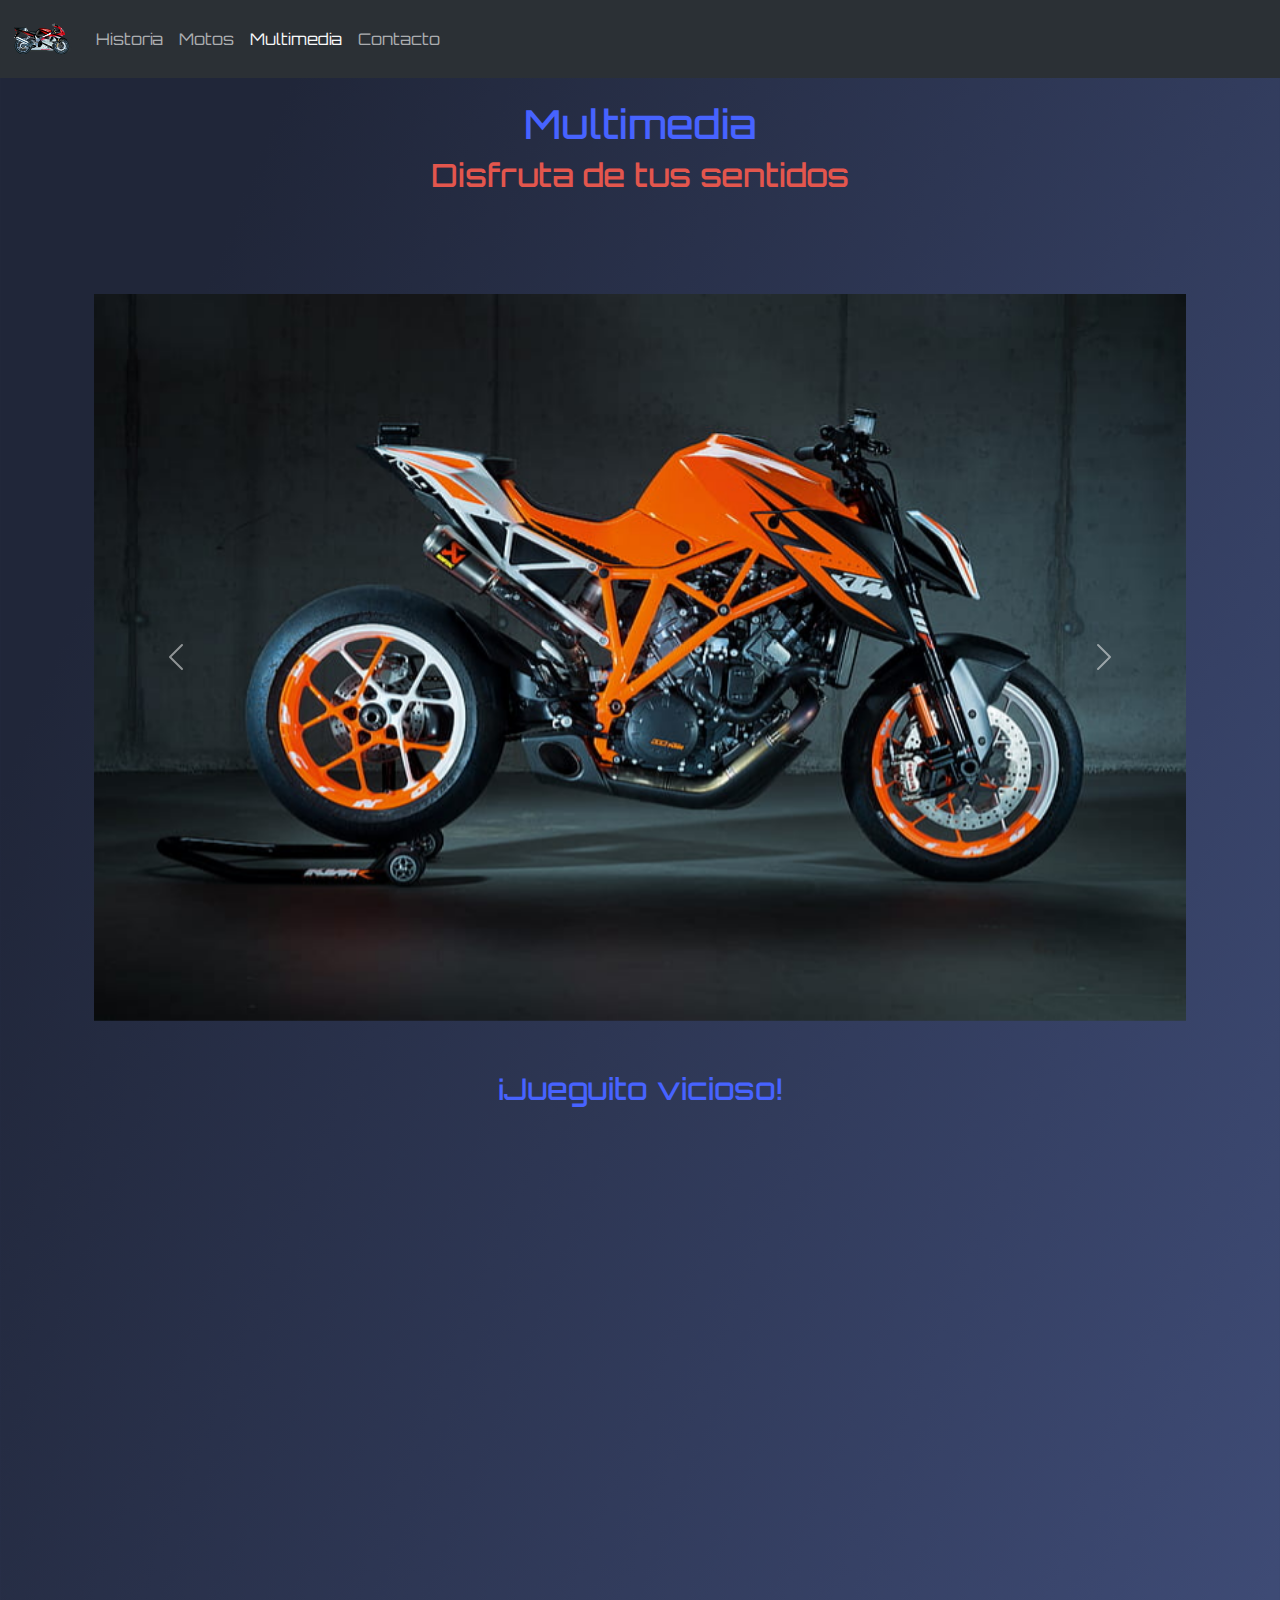
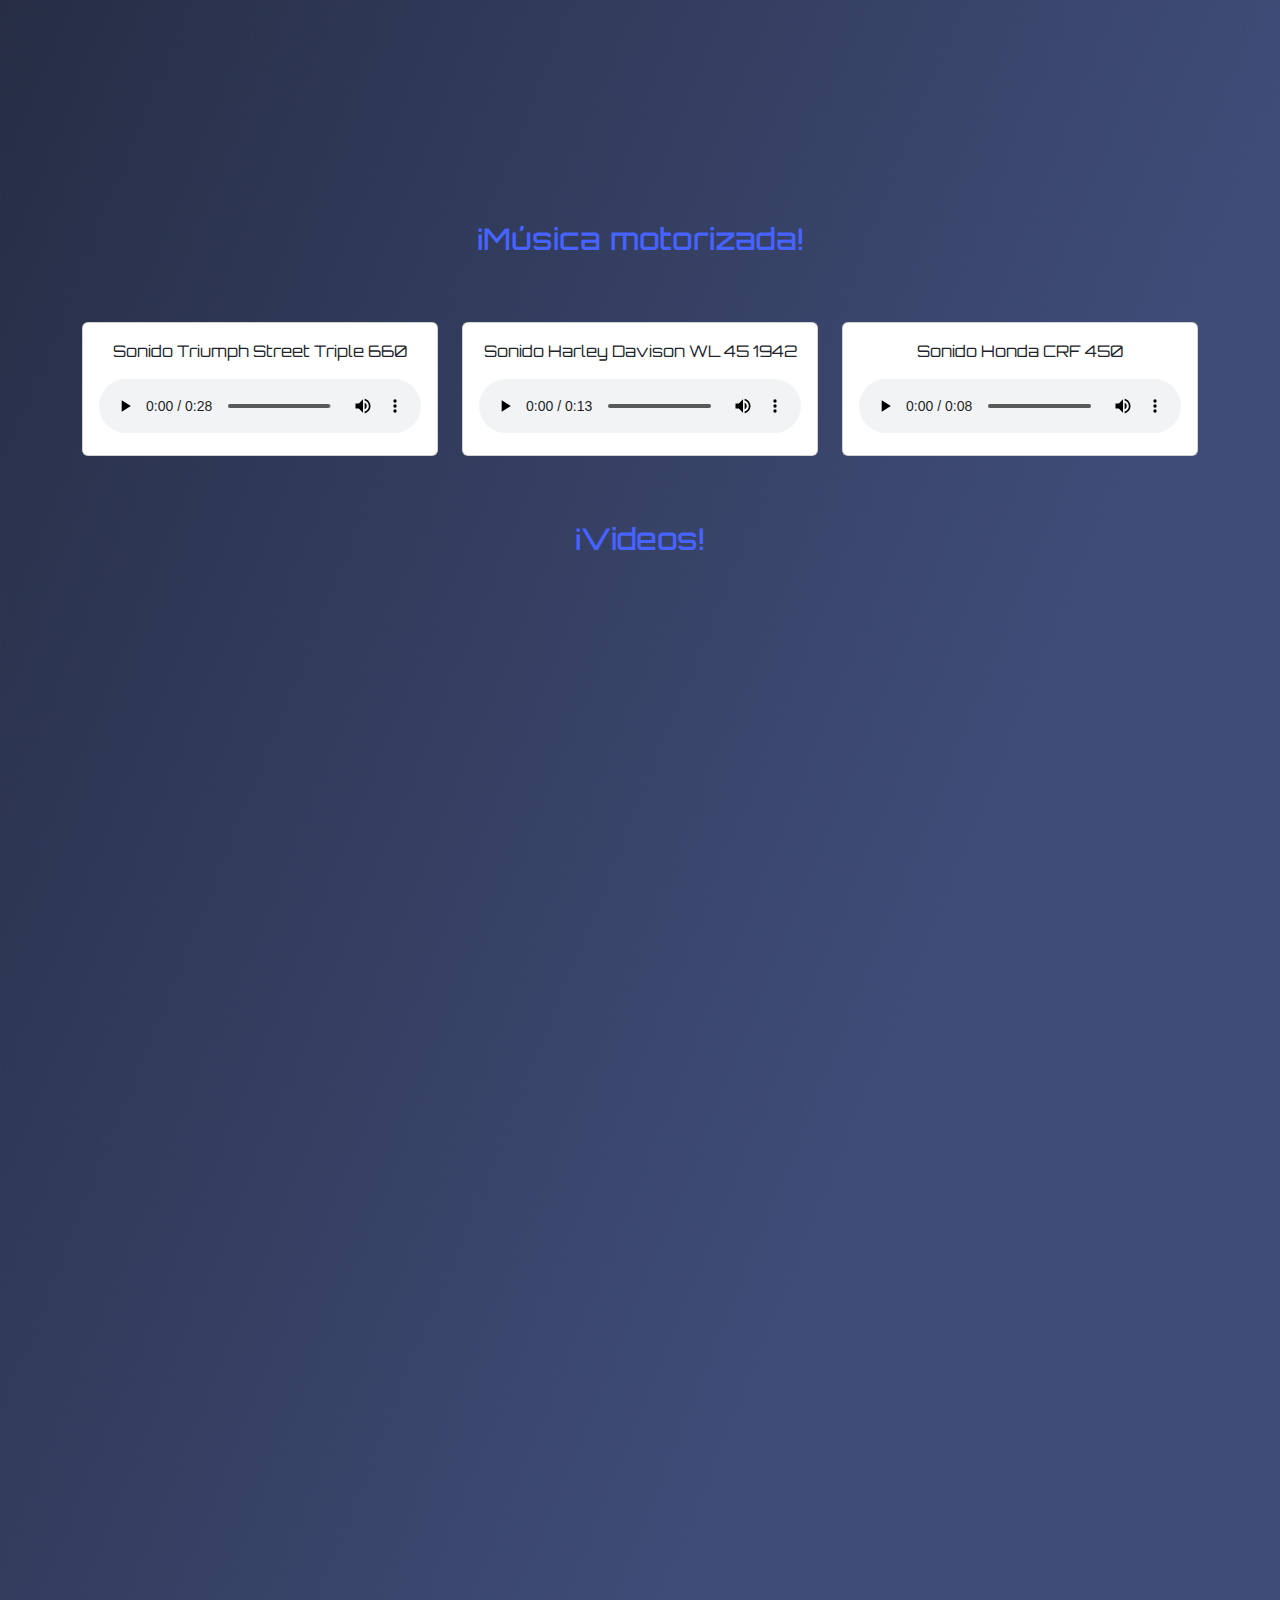
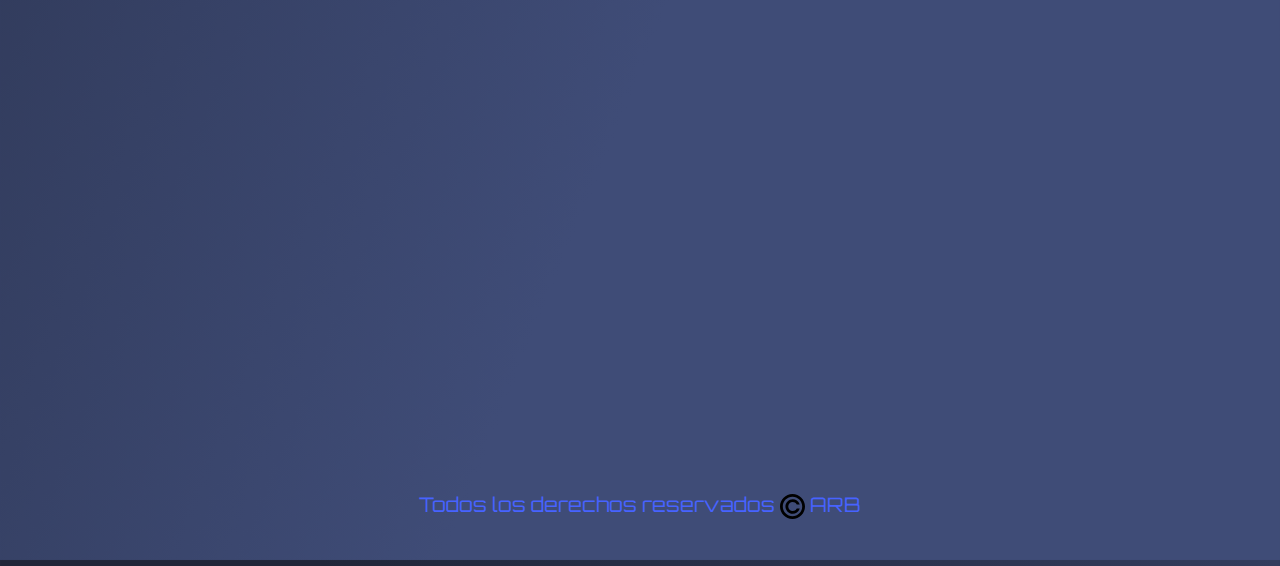
<file: pages/multimedia.html>
<!--Declaro doc html5-->
<!DOCTYPE html>
<html lang="en">

<!--meta links favicon css titulo del sitio-->

<head>
    <meta charset="UTF-8">
    <meta http-equiv="X-UA-Compatible" content="IE=edge">
    <meta name="viewport" content="width=device-width, initial-scale=1.0">
    <link rel="shortcut icon" href="../images/motoFavi.jpg" type="image/x-icon">
    <link href="https://unpkg.com/aos@2.3.1/dist/aos.css" rel="stylesheet">
    <link rel="stylesheet" href="../css/bootstrap.min.css">
    <link rel="stylesheet" href="../css/styles.css">
    <title>¡Motorbikes!</title>
</head>

<!--cuerpo principal de pagina Multimedia -->

<body class="container cuerpoMultimedia">
    <nav class="navbar fixed-top navbar-expand-lg bg-body-tertiary bg-dark" data-bs-theme="dark">
        <div class="container-fluid">
            <a class="navbar-brand" href="../index.html"><img src="../images/motorcycle-svgrepo-com.svg" alt="logo"
                    width="60" height="60"></a>
            <button class="navbar-toggler" type="button" data-bs-toggle="collapse" data-bs-target="#navbarNavAltMarkup"
                aria-controls="navbarNavAltMarkup" aria-expanded="false" aria-label="Toggle navigation">
                <span class="navbar-toggler-icon"></span>
            </button>
            <div class="collapse navbar-collapse" id="navbarNavAltMarkup">
                <div class="navbar-nav">
                    <a class="nav-link" href="../pages/historia.html">Historia</a>
                    <a class="nav-link" href="../pages/motos.html">Motos</a>
                    <a class="nav-link active" aria-current="page" href="#">Multimedia</a>
                    <a class="nav-link" href="../pages/contacto.html">Contacto</a>
                </div>
            </div>
        </div>
    </nav>

    <!--Contenedor Titulos-->
    <div class="contenedorH1">
        <h1>Multimedia</h1>
        <h2>Disfruta de tus sentidos</h2>
    </div>

    <!--Contenedor Carousel-->
    <div class="container">
        <div id="carouselExample" class="carousel slide">
            <div class="carousel-inner">
                <div class="carousel-item active">
                    <img src="../images/ktm1290r.jpg" class="d-block w-100" alt="superduke1290R">
                </div>
                <div class="carousel-item">
                    <img src="../images/mv-agusta-brutale-800-rr-scs-2020-1.jpg" class="d-block w-100" alt="brutale800">
                </div>
                <div class="carousel-item">
                    <img src="../images/ducati-monster-11.jpg" class="d-block w-100" alt="ducati-monster-11">
                </div>
            </div>
            <button class="carousel-control-prev" type="button" data-bs-target="#carouselExample" data-bs-slide="prev">
                <span class="carousel-control-prev-icon" aria-hidden="true"></span>
                <span class="visually-hidden">Previous</span>
            </button>
            <button class="carousel-control-next" type="button" data-bs-target="#carouselExample" data-bs-slide="next">
                <span class="carousel-control-next-icon" aria-hidden="true"></span>
                <span class="visually-hidden">Next</span>
            </button>
        </div>
    </div>

    <h3 class="contenedorH3">¡Jueguito vicioso!</h3>
    <div class="container ratio ratio-16x9">
        <iframe style="height:100%;width:100%"
            src="https://games.cdn.famobi.com/html5games/m/moto-x3m/v100/?fg_domain=play.famobi.com&fg_aid=A-O9JYH&fg_uid=442157bb-0a48-4e9b-9fa6-e1503f16e8e3&fg_pid=4e5f1429-8e41-4902-8f28-f0662edb1836&fg_beat=622&original_ref=https%3A%2F%2Fplay.famobi.com%2Fmoto-x3m%2FA-O9JYH"
            frameborder="0" scrolling="no"></iframe>
    </div>

    <!--Contenedor TituloH3-->
    <h3 class="contenedorH3">¡Música motorizada!</h3>

    <!--Contenedor Sonidos-->
    <div class="container sonidos">
        <div class="row gy-3">
            <div class="col-xl-4 ">
                <div class="card">
                    <div class="card-body text-center">
                        <p>Sonido Triumph Street Triple 660</p>
                        <audio controls style="width:100%" src="../sound/Triumph_Street_Triple_S_A2mp3.mp3"></audio>
                    </div>
                </div>
            </div>
            <div class="col-xl-4">
                <div class="card">
                    <div class="card-body text-center">
                        <p>Sonido Harley Davison WL 45 1942</p>
                        <audio controls style="width:100%" src="../sound/Harley_Davidson_WL_45_de_1942.mp3"></audio>
                    </div>
                </div>
            </div>
            <div class="col-xl-4">
                <div class="card">
                    <div class="card-body text-center">
                        <p>Sonido Honda CRF 450</p>
                        <audio controls style="width:100%" src="../sound/HONDA_CRF_450.mp3"></audio>
                    </div>
                </div>
            </div>
        </div>
    </div>

    <!--Contenedor TituloH3-->
    <h3 class="contenedorH3">¡Videos!</h3>

    <!--Contenedor Videos-->
    <div class="container">
        <div class="row g-4">
            <div class="ratio ratio-16x9">
                <iframe src="https://www.youtube.com/embed/lQNUmHPKiUU"
                    title="2022 Kawasaki Z900 vs Yamaha MT-09 ┃Power or Tech ?" allowfullscreen></iframe>
            </div>
            <div class="ratio ratio-16x9">
                <iframe src="https://www.youtube.com/embed/Rv89j0RLPS0" title="Review Voge 300 DS" frameborder="0"
                    allow="accelerometer; autoplay; clipboard-write; encrypted-media; gyroscope; picture-in-picture; web-share"
                    allowfullscreen></iframe>
            </div>
        </div>
    </div>

    
    <!--Footer-->
  <footer class="footer">
    <div class="container">
        <div class="row gy-4">
            <div class="col-lg-4 col-md-12">
                <div data-aos="fade-up">
                    <div class="direccion">
                        <h4>Informacion de contacto</h4>
                        <p>Direccion: Avenida 13 Nª 8903 La Plata</p>
                        <p class="mail">eMail: motorbikes@motors.com</p>
                    </div>
                </div>
            </div>
            <div class="col-lg-4 col-md-12">
                <div data-aos="flip-left">
                    <div class="redes">
                        <h4>Seguinos</h4>
                        <a href="https://twitter.com/MotorbikeMag" target="_blank" rel="noopener noreferrer"><img
                                width="50" src="../images/twitter.svg" alt="Logo de Twitter"></a>
                        <a href="https://www.facebook.com/MotorbikesTV" target="_blank"
                            rel="noopener noreferrer"><img width="50" src="../images/facebook.svg"
                                alt="Logo de Facebook"></a>
                        <a href="https://www.instagram.com/motorbikemag/?hl=es" target="_blank"
                            rel="noopener noreferrer"><img width="50" src="../images/instagram.svg"
                                alt="Logo de Instagram"></a>
                    </div>
                </div>
            </div>
            <div class="col-lg-4 col-md-12">
                <div data-aos="fade-up">
                    <div class="suscripcion">
                        <h4>Suscribite</h4>
                        <p>Ingresa tu email:</p>
                        <div class="col-md-12 campoInput">
                          <input type="email" class="form-control" id="inputEmail4">
                      </div>
                        <button type="button" class="btn btn-outline-primary">Enviar</button>
                    </div>
                </div>
            </div>
            <div class="col-md-12 text-center">
              <p>Todos los derechos reservados <img width="25" src="../images/copyright.svg" alt="Logo copyright">
                  ARB</p>
          </div>
        </div>
    </div>
</footer>

    <!--Scripts bootstrap y aos -->
    <script src="../scripts/bootstrap.bundle.min.js"></script>
    <script src="https://unpkg.com/aos@2.3.1/dist/aos.js"></script>
    <script>AOS.init();</script>

</body>

</html>
</file>
<file: css/styles.css>
* {
  margin: 0;
  padding: 0;
  box-sizing: border-box;
}

/*Fuentes*/
@font-face {
  font-family: "Orbitron";
  src: url("../fonts/orbitron/Orbitron-VariableFont_wght.ttf");
}
/*A todos los bodys*/
.cuerpo,
.cuerpoHistoria,
.cuerpoMotos,
.cuerpoMultimedia,
.cuerpoContacto {
  background-image: linear-gradient(112.1deg, rgb(32, 38, 57) 11.4%, rgb(63, 76, 119) 70.2%);
  font-family: "Orbitron";
}

/*Navbar*/
.navbar.fixed-top.navbar-expand-lg.bg-body-tertiary.bg-dark {
  padding: 4px 0px;
}

.navbar-toggler {
  background-color: rgb(138, 135, 135);
}

/*Titulos*/
.contenedorH1 {
  font-family: "Orbitron";
  font-size: 30px;
  color: rgb(71, 99, 255);
  text-align: center;
  margin: 100px 0 100px 0;
}

.contenedorH3 {
  font-family: "Orbitron";
  font-size: 30px;
  color: rgb(71, 99, 255);
  text-align: center;
  margin: 50px 0 50px 0;
}

h2 {
  color: #e3564d;
}

/*Seccion Noticias*/
.noticias {
  font-family: "Orbitron";
  text-align: center;
}
.noticias .card.h-100 .card-text {
  color: black;
}
.noticias .card.h-100:hover {
  transform: scale(1.05);
  transition: all 0.3s;
}

/*Footer*/
.footer {
  color: rgb(71, 99, 255);
  font-family: "Orbitron";
  font-size: 20px;
  margin-top: 40px;
  margin-bottom: 24px;
}
.footer .campoInput {
  margin-bottom: 8px;
}
.footer .mail {
  color: #ee752f;
}

.redes {
  display: flex;
  align-items: flex-start;
  gap: 5px;
}

/*Seccion Historia*/
.cuerpoHistoria .seccionHistoria {
  font-family: "Orbitron";
  color: white;
}
.cuerpoHistoria .seccionHistoria .col-lg-6.col-md-12 {
  padding: 8px;
}
.cuerpoHistoria .seccionHistoria .col-lg-6.col-md-12 .card-body {
  background-color: #212529;
  color: white;
}
.cuerpoHistoria .seccionHistoria .col-lg-6.col-md-12 .card-body .container.text-center.h3CardHistoria {
  color: aqua;
}

/*Seccion Motos*/
.cuerpoMotos .accordion-button {
  background-color: rgb(63, 91, 114);
  color: white;
}
.cuerpoMotos .col-lg-6.col-md-12 {
  padding: 8px;
}
.cuerpoMotos .card-body {
  background-color: #212529;
  color: white;
}

.card-text {
  color: white;
  text-align: center;
}

/*Seccion Multimedia*/
.cuerpoMultimedia .container.sonidos {
  padding: 15px 0px;
}

/*Contacto*/
.cuerpoContacto #formulario {
  color: white;
}
.cuerpoContacto #formulario #emailHelp {
  color: white;
}
.cuerpoContacto .mapa {
  padding: 15px 0px 15px 0px;
}

/*# sourceMappingURL=styles.css.map */
</file>
